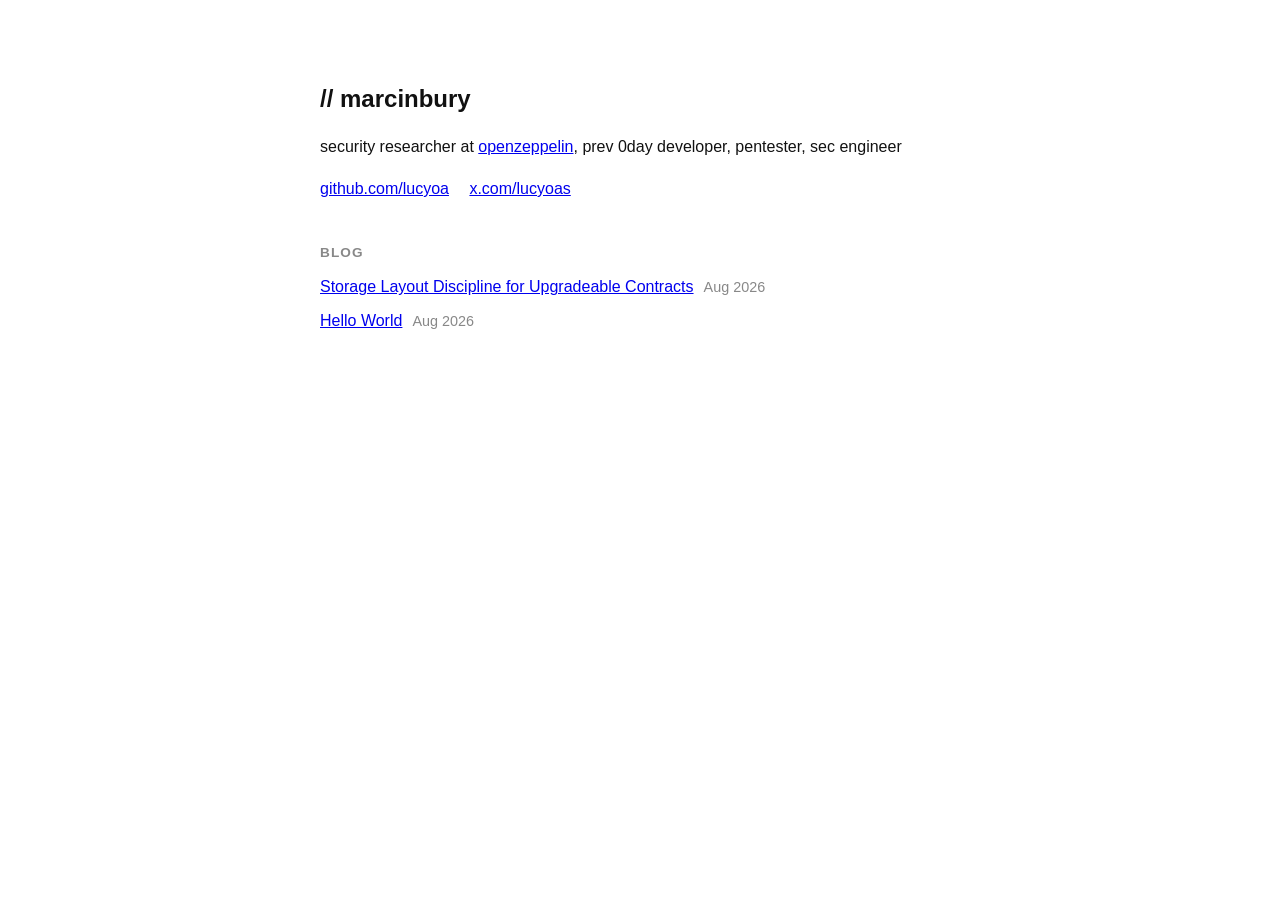
<file: index.html>
<!DOCTYPE html>
<html lang="en">
<head>
<meta charset="UTF-8">
<meta name="viewport" content="width=device-width, initial-scale=1">
<title>marcinbury</title>
<style>
  :root { color-scheme: light dark; }
  body {
    max-width: 640px;
    margin: 80px auto;
    padding: 0 20px;
    font-family: -apple-system, BlinkMacSystemFont, "Segoe UI", Helvetica, Arial, sans-serif;
    line-height: 1.6;
    color: #111;
  }
  @media (prefers-color-scheme: dark) {
    body { color: #eee; background: #111; }
  }
  h1 { font-size: 1.5rem; margin: 0 0 0.4em; }
  h2 {
    font-size: 0.85rem;
    text-transform: uppercase;
    letter-spacing: 0.08em;
    color: #888;
    margin-top: 3em;
    margin-bottom: 0.75em;
  }
  .links a { margin-right: 16px; }
  .links a:last-child { margin-right: 0; }
  ul { list-style: none; padding: 0; margin: 0; }
  li { margin-bottom: 0.5em; }
  .date { color: #888; font-size: 0.9em; margin-left: 10px; }
</style>
</head>
<body>
  <h1>// marcinbury</h1>
  <p>security researcher at <a href="https://www.openzeppelin.com">openzeppelin</a>, prev 0day developer, pentester, sec engineer</p>
  <p class="links">
    <a href="https://github.com/lucyoa">github.com/lucyoa</a>
    <a href="https://x.com/lucyoas">x.com/lucyoas</a>
  </p>

  <h2>Blog</h2>
  <ul>
    <li><a href="blog/storage-layout-discipline-for-upgradeable-contracts.html">Storage Layout Discipline for Upgradeable Contracts</a><span class="date">Aug 2026</span></li>
    <li><a href="blog/hello-world.html">Hello World</a><span class="date">Aug 2026</span></li>
  </ul>

</body>
</html>
</file>
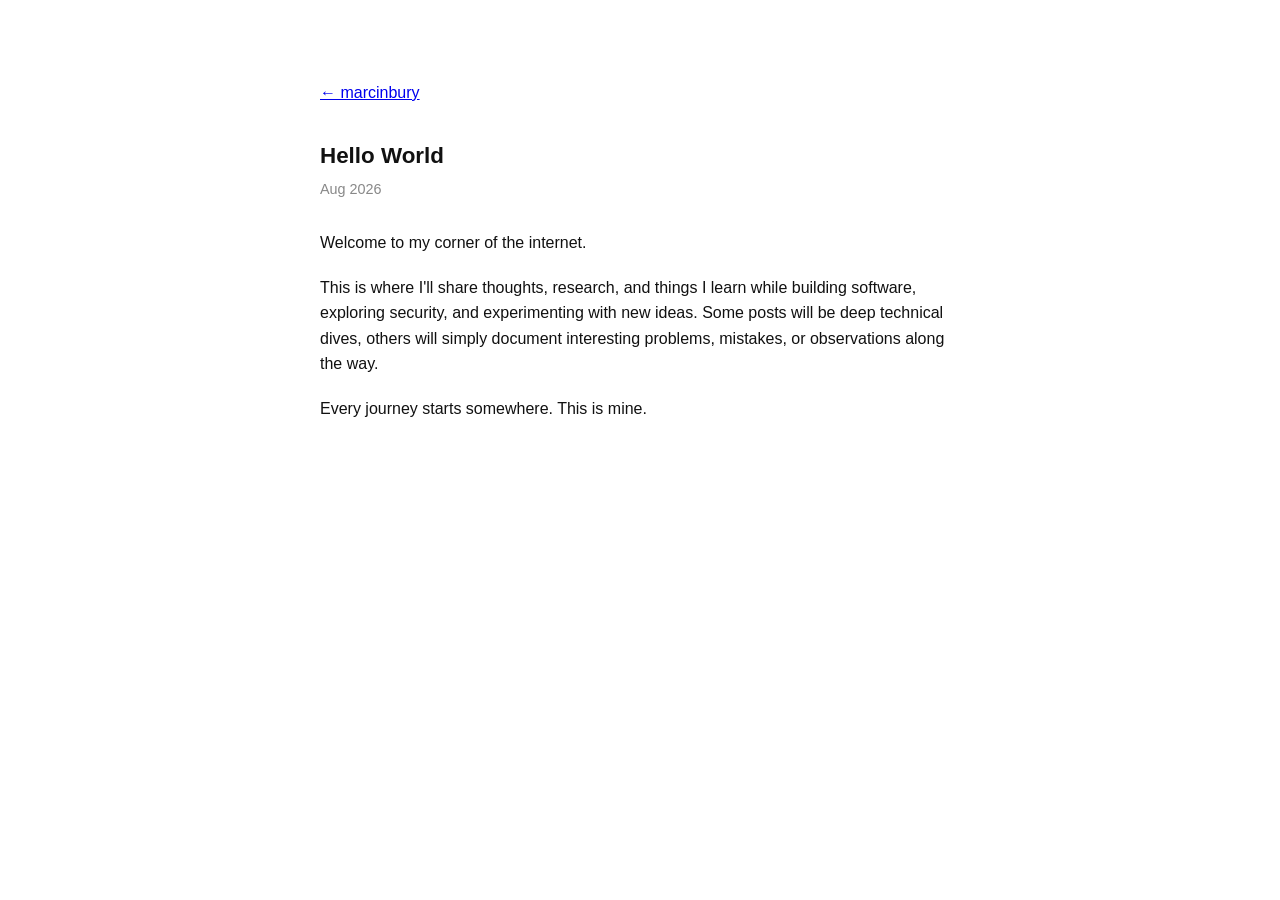
<file: blog/hello-world.html>
<!DOCTYPE html>
<html lang="en">
<head>
<meta charset="UTF-8">
<meta name="viewport" content="width=device-width, initial-scale=1">
<title>Hello, world — Joe Snow</title>
<style>
  :root { color-scheme: light dark; }
  body {
    max-width: 640px;
    margin: 80px auto;
    padding: 0 20px;
    font-family: -apple-system, BlinkMacSystemFont, "Segoe UI", Helvetica, Arial, sans-serif;
    line-height: 1.6;
    color: #111;
  }
  @media (prefers-color-scheme: dark) {
    body { color: #eee; background: #111; }
  }
  .back { display: inline-block; margin-bottom: 2em; }
  h1 { font-size: 1.4rem; margin: 0 0 0.2em; }
  .date { color: #888; font-size: 0.9em; margin-bottom: 2em; display: block; }
  p { margin: 0 0 1.2em; }
</style>
</head>
<body>

  <a class="back" href="../index.html">&larr; marcinbury</a>

  <h1>Hello World</h1>
  <span class="date">Aug 2026</span>

  <p>Welcome to my corner of the internet.</p>

  <p>This is where I'll share thoughts, research, and things I learn while building software, exploring security, and experimenting with new ideas. Some posts will be deep technical dives, others will simply document interesting problems, mistakes, or observations along the way.</p>

  <p>Every journey starts somewhere. This is mine.</p>
</body>
</html>
</file>
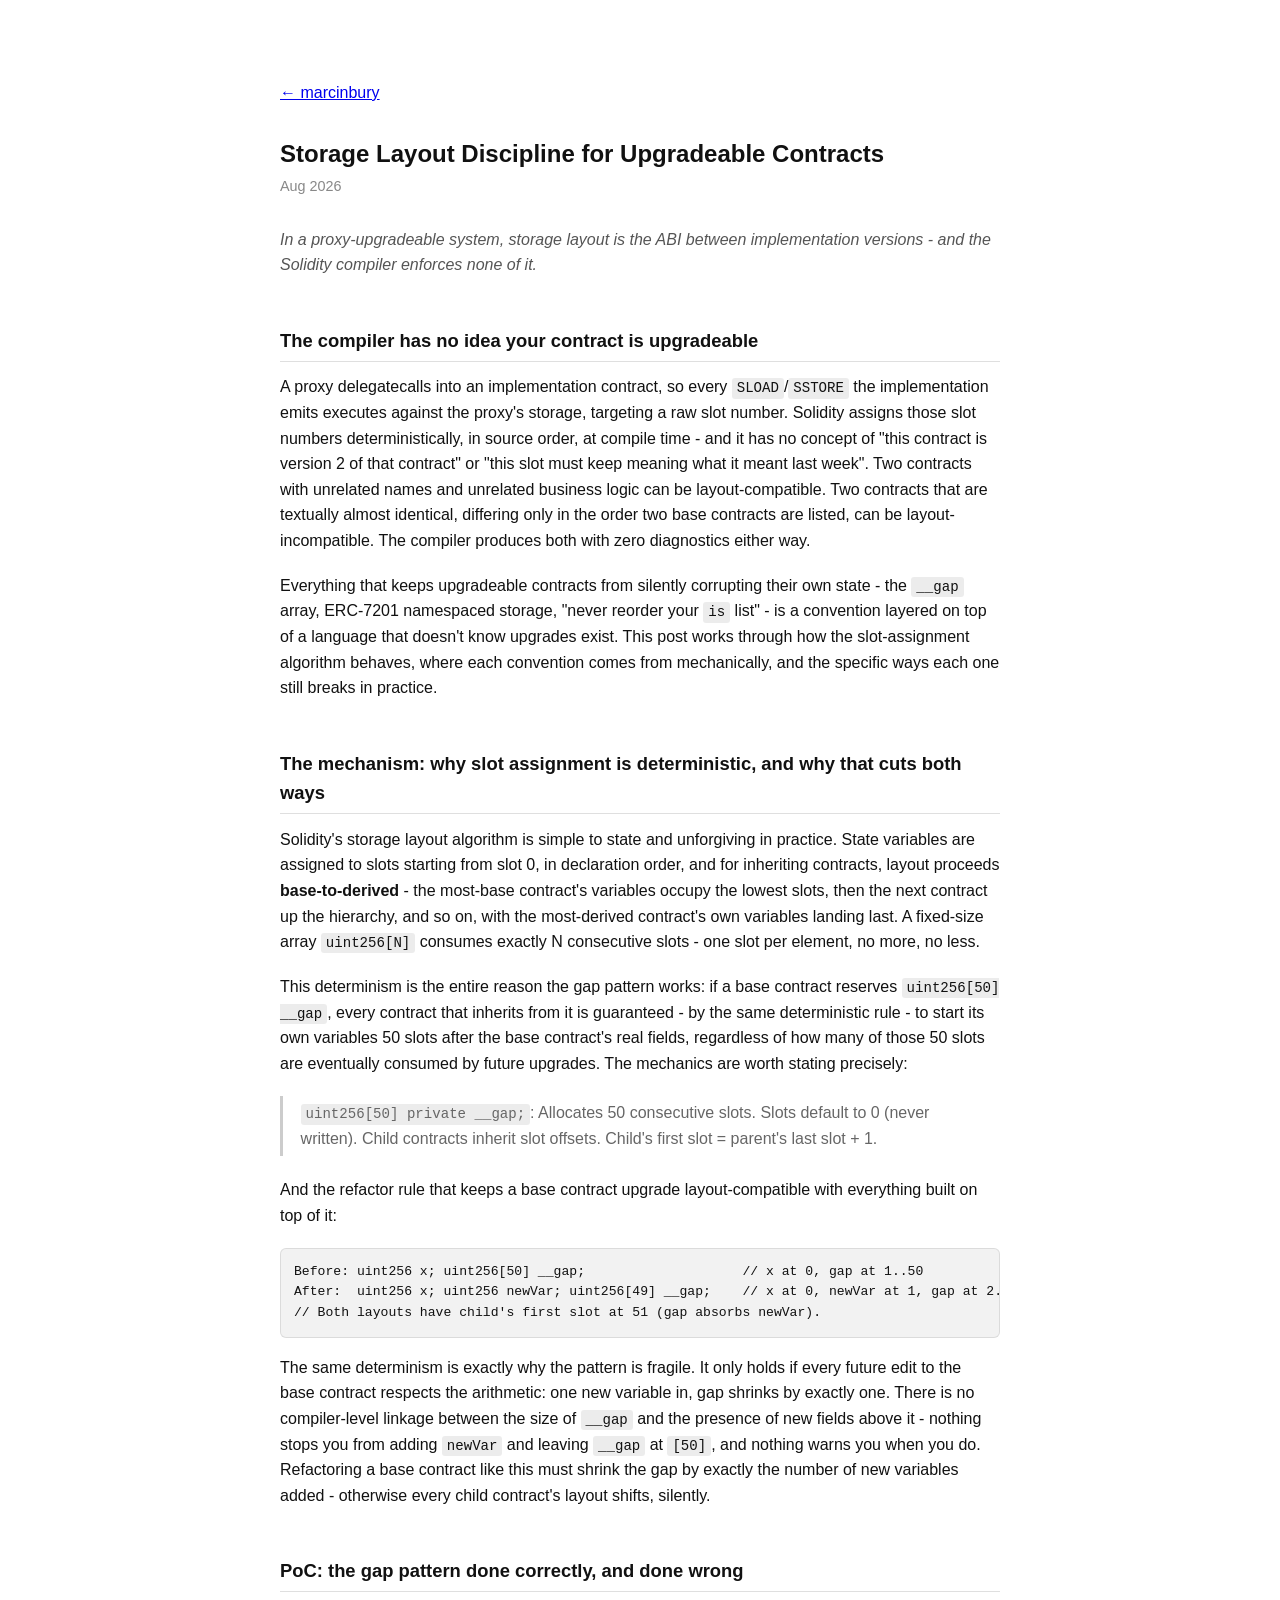
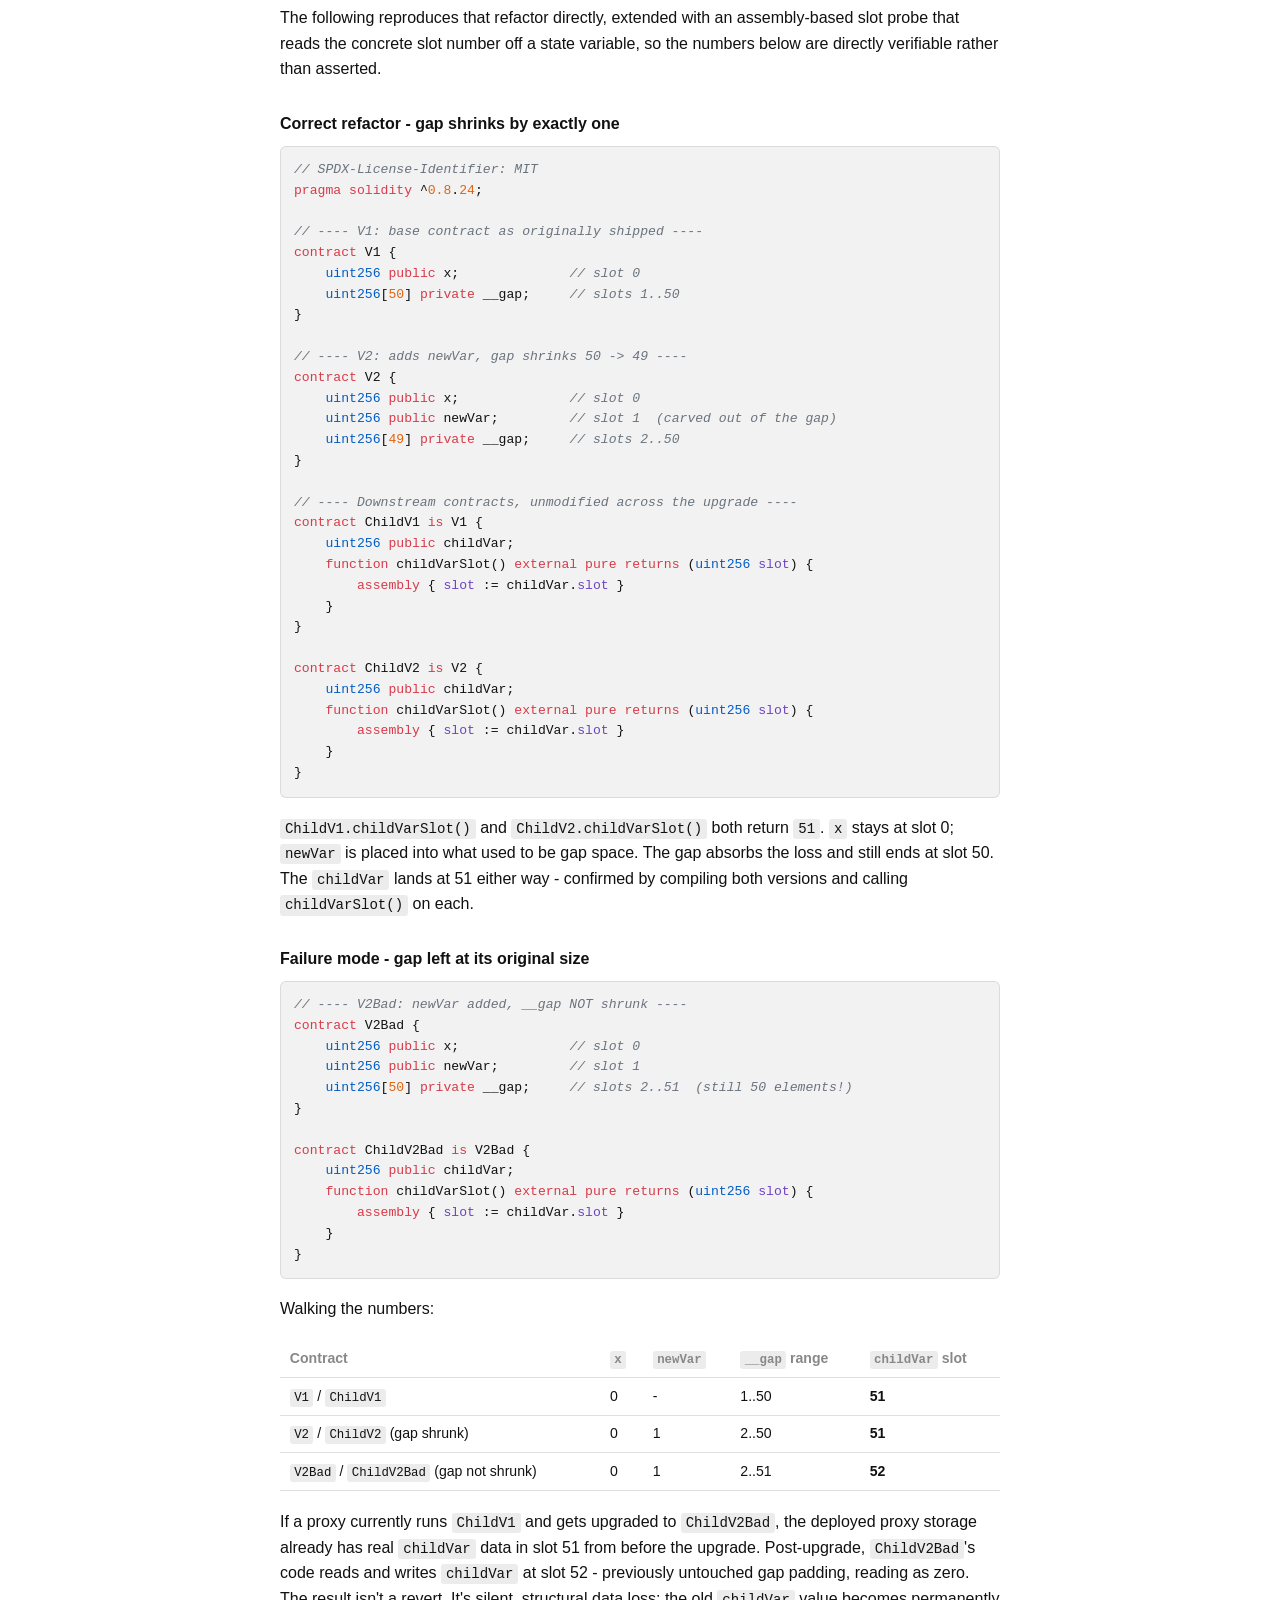
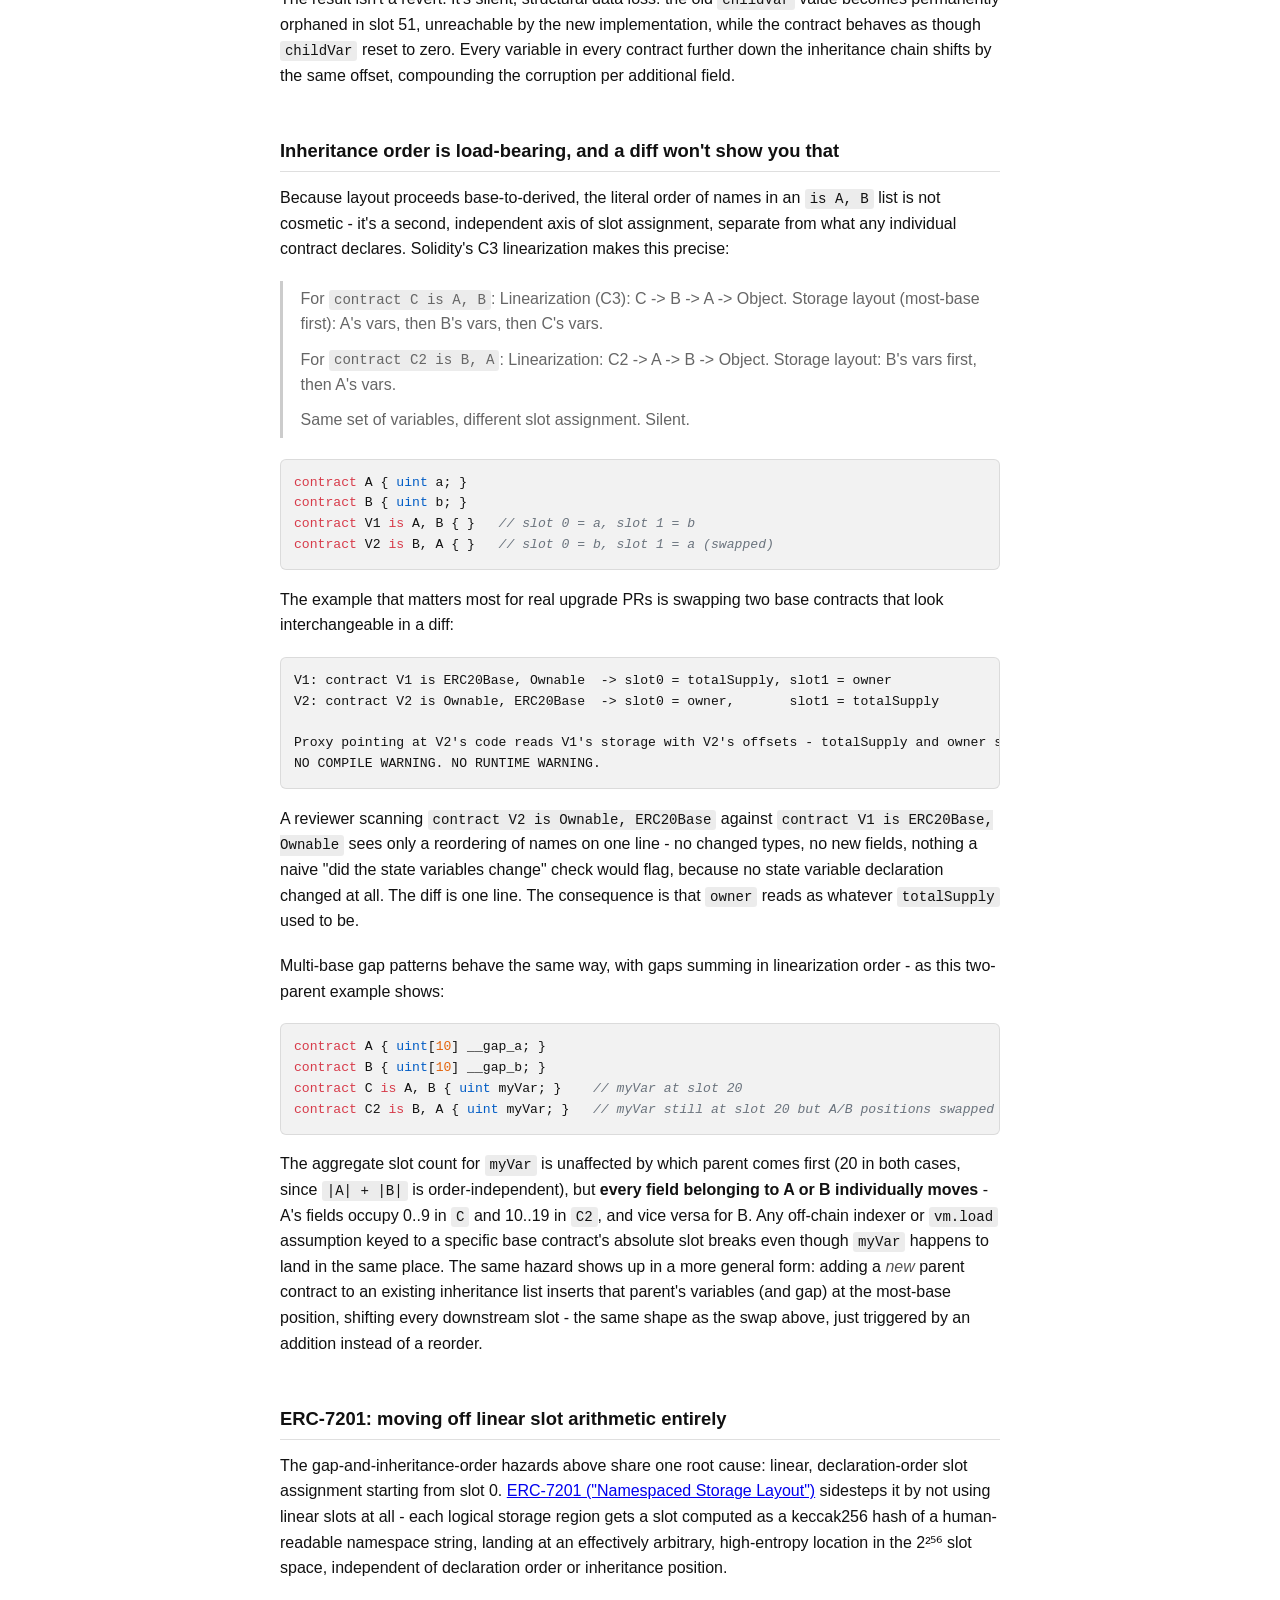
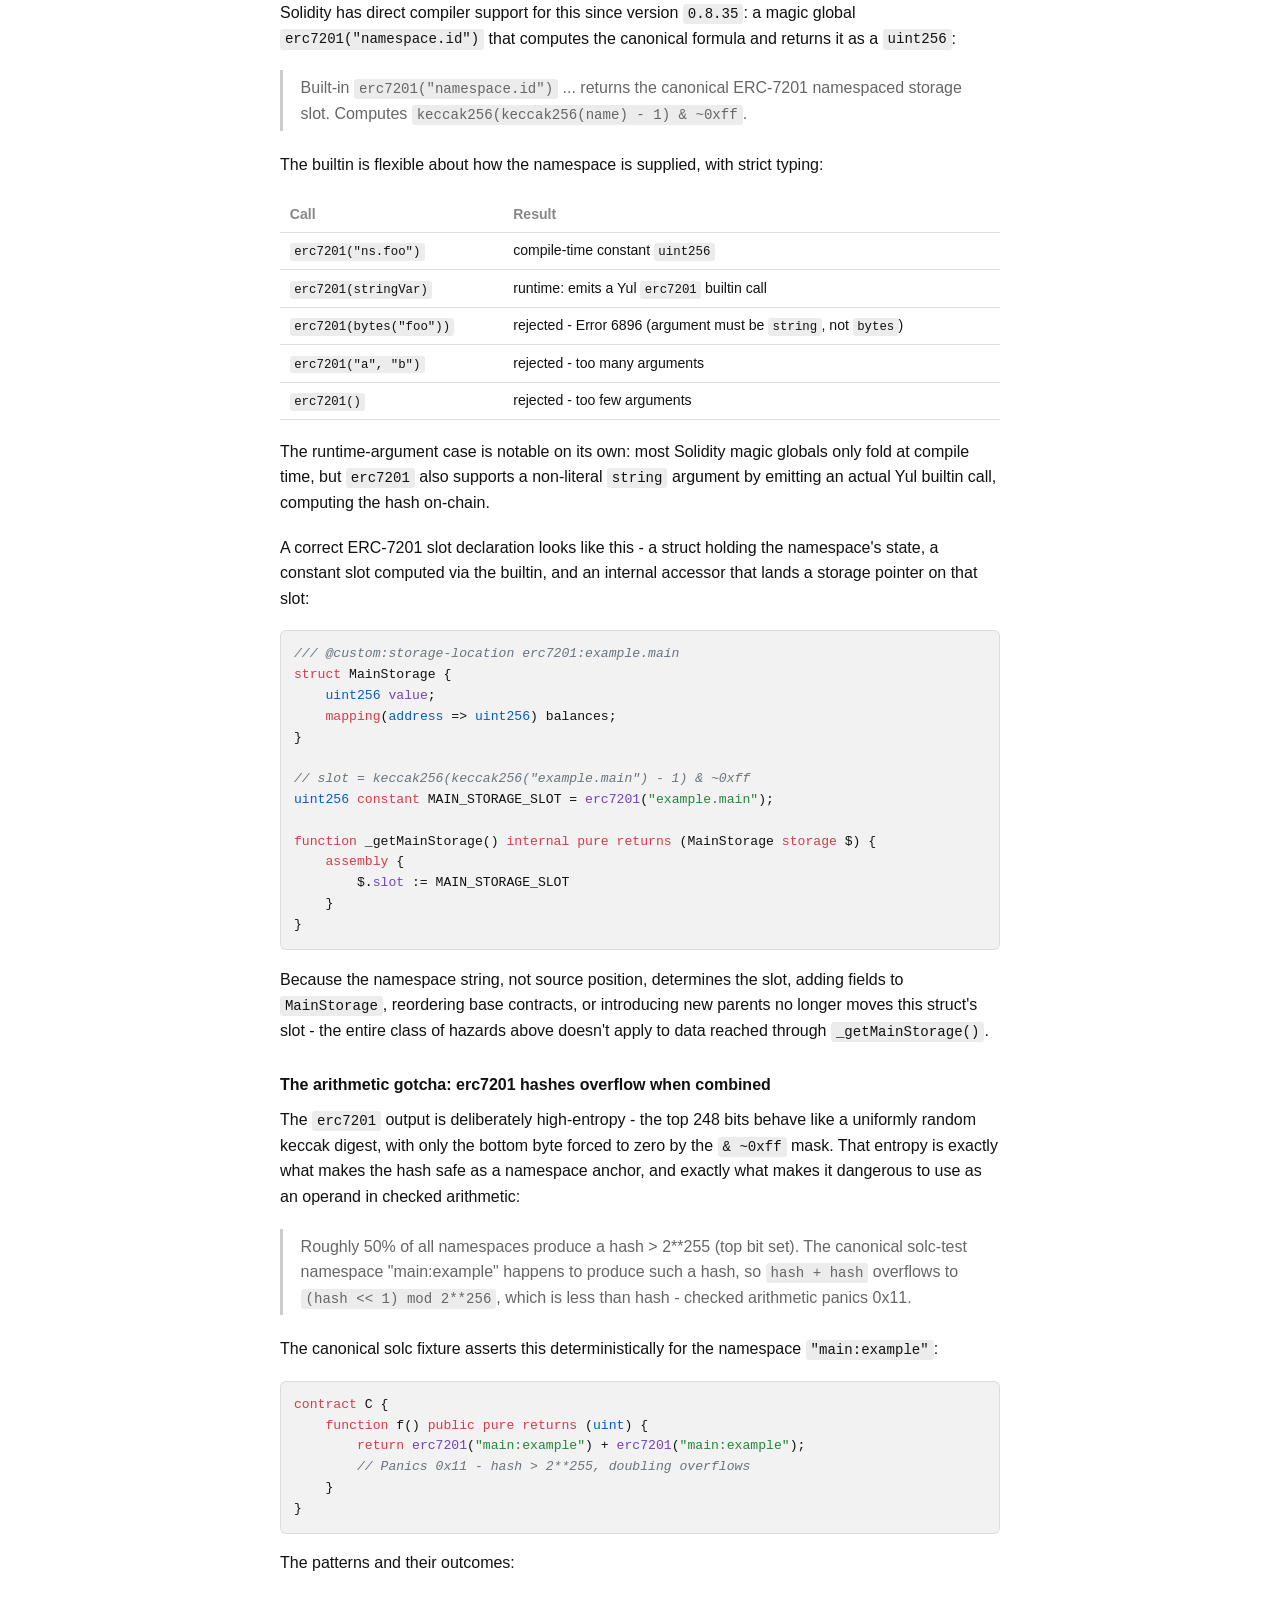
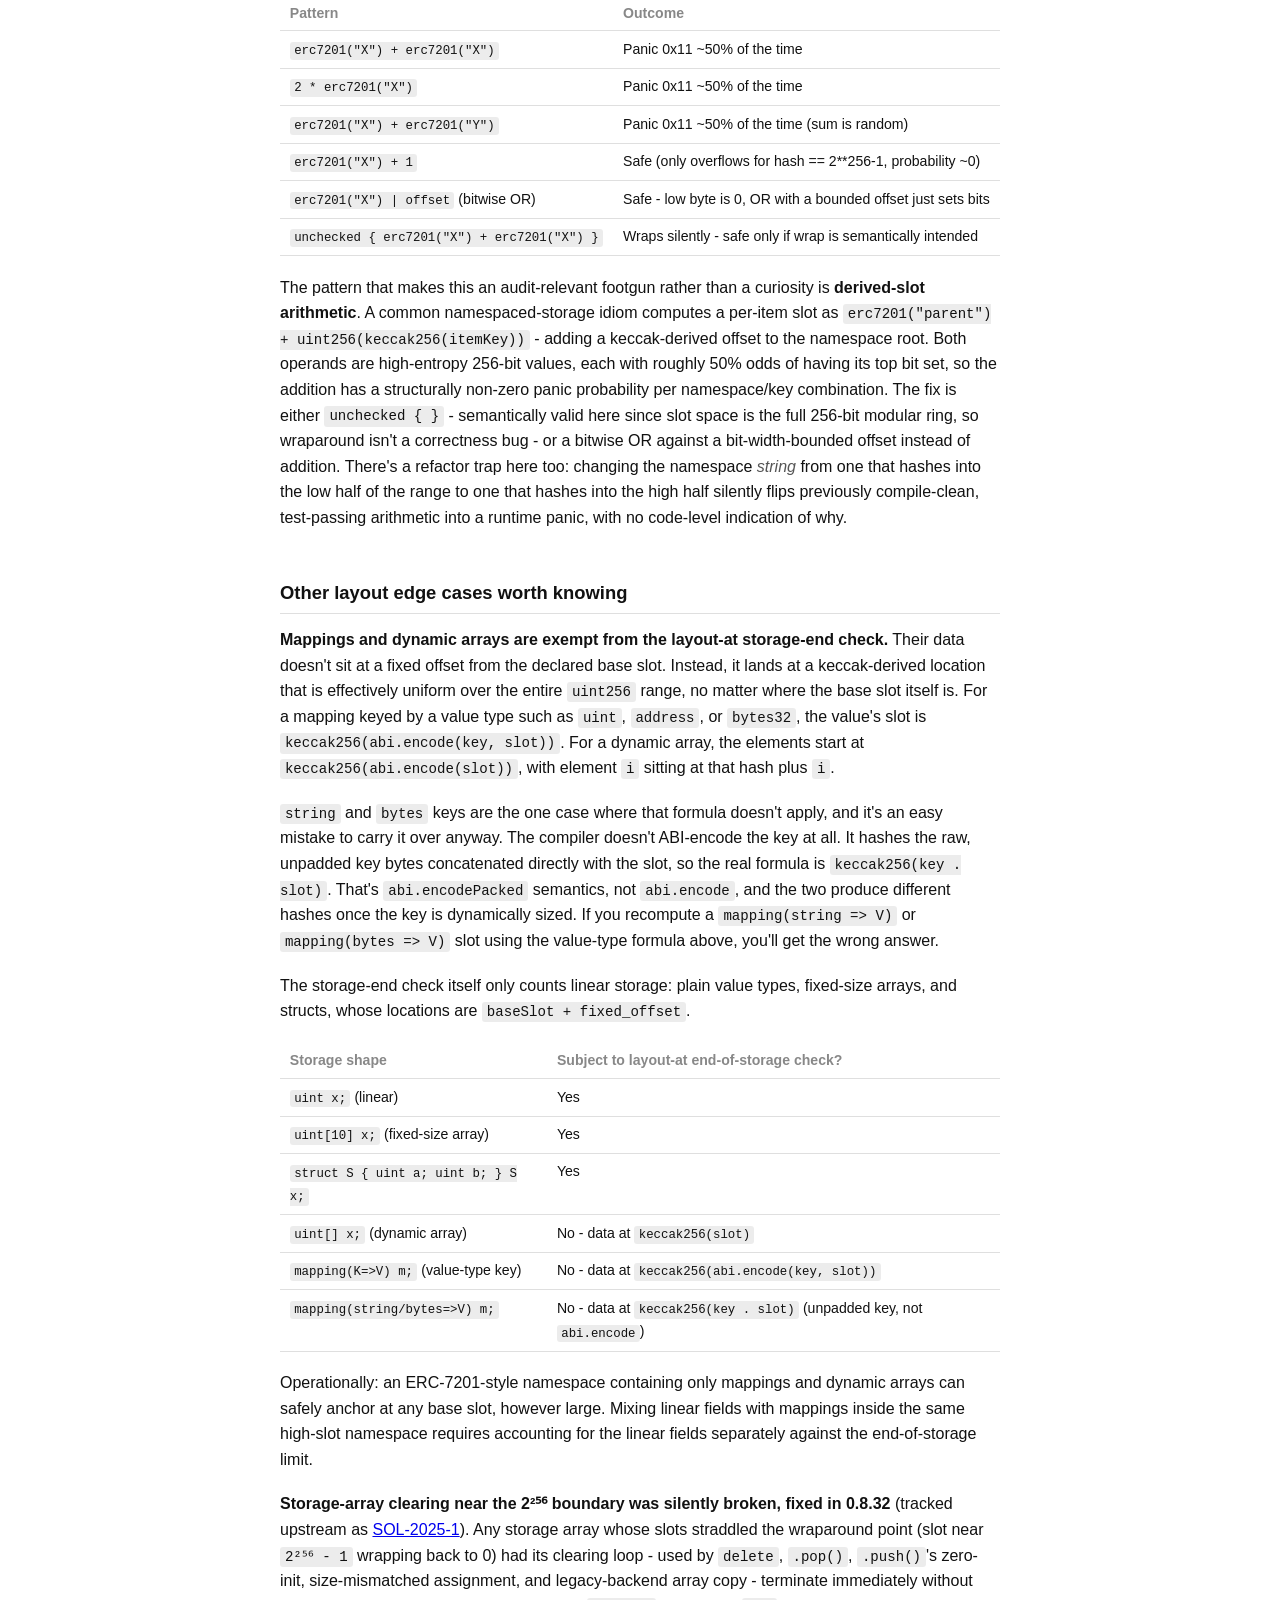
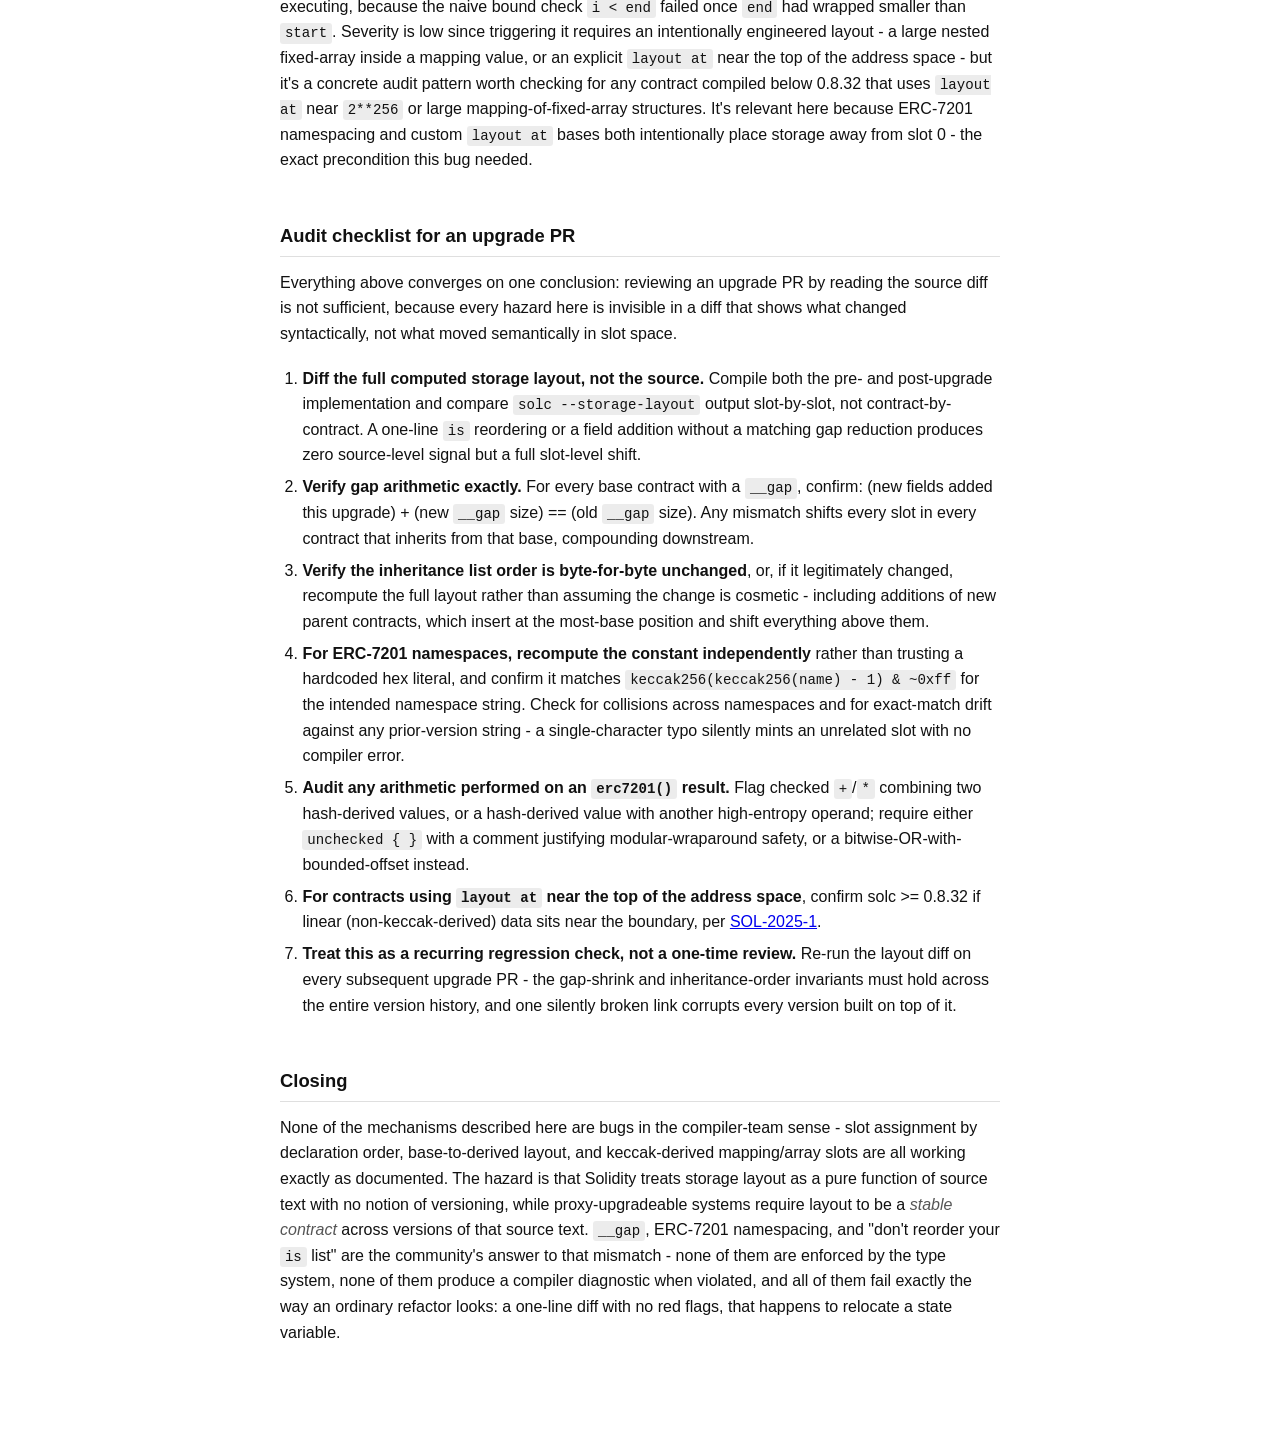
<file: blog/storage-layout-discipline-for-upgradeable-contracts.html>
<!DOCTYPE html>
<html lang="en">
<head>
<meta charset="UTF-8">
<meta name="viewport" content="width=device-width, initial-scale=1">
<title>Storage Layout Discipline for Upgradeable Contracts - marcinbury</title>
<link rel="stylesheet" href="assets/solidity-highlight.css">
<style>
  :root { color-scheme: light dark; }
  body {
    max-width: 720px;
    margin: 80px auto;
    padding: 0 20px;
    font-family: -apple-system, BlinkMacSystemFont, "Segoe UI", Helvetica, Arial, sans-serif;
    line-height: 1.6;
    color: #111;
  }
  @media (prefers-color-scheme: dark) {
    body { color: #eee; background: #111; }
  }
  .back { display: inline-block; margin-bottom: 2em; }
  h1 { font-size: 1.5rem; margin: 0 0 0.2em; line-height: 1.35; }
  .date { color: #888; font-size: 0.9em; margin-bottom: 2em; display: block; }
  p { margin: 0 0 1.2em; }
  em { color: #555; }
  @media (prefers-color-scheme: dark) { em { color: #aaa; } }
  h2 {
    font-size: 1.15rem;
    margin-top: 2.6em;
    margin-bottom: 0.7em;
    padding-bottom: 0.3em;
    border-bottom: 1px solid rgba(128,128,128,0.25);
  }
  h3 {
    font-size: 1rem;
    margin-top: 1.8em;
    margin-bottom: 0.6em;
  }
  code {
    font-family: ui-monospace, SFMono-Regular, Menlo, Consolas, monospace;
    font-size: 0.88em;
    background: rgba(128,128,128,0.15);
    padding: 0.15em 0.35em;
    border-radius: 3px;
  }
  pre {
    background: rgba(128,128,128,0.1);
    border: 1px solid rgba(128,128,128,0.2);
    border-radius: 6px;
    padding: 1em;
    overflow-x: auto;
    margin: 0 0 1.3em;
  }
  pre code {
    background: none;
    padding: 0;
    font-size: 0.82em;
    line-height: 1.5;
  }
  table {
    width: 100%;
    border-collapse: collapse;
    margin: 0 0 1.3em;
    font-size: 0.88em;
  }
  th, td {
    text-align: left;
    padding: 0.45em 0.7em;
    border-bottom: 1px solid rgba(128,128,128,0.25);
    vertical-align: top;
  }
  th { color: #888; font-weight: 600; }
  blockquote {
    margin: 0 0 1.3em;
    padding: 0.3em 1.1em;
    border-left: 3px solid rgba(128,128,128,0.4);
    color: #666;
  }
  @media (prefers-color-scheme: dark) { blockquote { color: #aaa; } }
  blockquote p { margin: 0 0 0.6em; }
  blockquote p:last-child { margin-bottom: 0; }
  ul, ol { margin: 0 0 1.3em; padding-left: 1.4em; }
  li { margin-bottom: 0.4em; }
  li > p { margin-bottom: 0.4em; }
  .div-wrap { overflow-x: auto; }
</style>
</head>
<body>

  <a class="back" href="../index.html">&larr; marcinbury</a>

  <h1>Storage Layout Discipline for Upgradeable Contracts</h1>
  <span class="date">Aug 2026</span>

  <p><em>In a proxy-upgradeable system, storage layout is the ABI between implementation versions - and the Solidity compiler enforces none of it.</em></p>

  <h2>The compiler has no idea your contract is upgradeable</h2>

  <p>A proxy delegatecalls into an implementation contract, so every <code>SLOAD</code>/<code>SSTORE</code> the implementation emits executes against the proxy's storage, targeting a raw slot number. Solidity assigns those slot numbers deterministically, in source order, at compile time - and it has no concept of "this contract is version 2 of that contract" or "this slot must keep meaning what it meant last week". Two contracts with unrelated names and unrelated business logic can be layout-compatible. Two contracts that are textually almost identical, differing only in the order two base contracts are listed, can be layout-incompatible. The compiler produces both with zero diagnostics either way.</p>

  <p>Everything that keeps upgradeable contracts from silently corrupting their own state - the <code>__gap</code> array, ERC-7201 namespaced storage, "never reorder your <code>is</code> list" - is a convention layered on top of a language that doesn't know upgrades exist. This post works through how the slot-assignment algorithm behaves, where each convention comes from mechanically, and the specific ways each one still breaks in practice.</p>

  <h2>The mechanism: why slot assignment is deterministic, and why that cuts both ways</h2>

  <p>Solidity's storage layout algorithm is simple to state and unforgiving in practice. State variables are assigned to slots starting from slot 0, in declaration order, and for inheriting contracts, layout proceeds <strong>base-to-derived</strong> - the most-base contract's variables occupy the lowest slots, then the next contract up the hierarchy, and so on, with the most-derived contract's own variables landing last. A fixed-size array <code>uint256[N]</code> consumes exactly N consecutive slots - one slot per element, no more, no less.</p>

  <p>This determinism is the entire reason the gap pattern works: if a base contract reserves <code>uint256[50] __gap</code>, every contract that inherits from it is guaranteed - by the same deterministic rule - to start its own variables 50 slots after the base contract's real fields, regardless of how many of those 50 slots are eventually consumed by future upgrades. The mechanics are worth stating precisely:</p>

  <blockquote>
    <p><code>uint256[50] private __gap;</code>: Allocates 50 consecutive slots. Slots default to 0 (never written). Child contracts inherit slot offsets. Child's first slot = parent's last slot + 1.</p>
  </blockquote>

  <p>And the refactor rule that keeps a base contract upgrade layout-compatible with everything built on top of it:</p>

  <pre><code>Before: uint256 x; uint256[50] __gap;                    // x at 0, gap at 1..50
After:  uint256 x; uint256 newVar; uint256[49] __gap;    // x at 0, newVar at 1, gap at 2..50
// Both layouts have child's first slot at 51 (gap absorbs newVar).</code></pre>

  <p>The same determinism is exactly why the pattern is fragile. It only holds if every future edit to the base contract respects the arithmetic: one new variable in, gap shrinks by exactly one. There is no compiler-level linkage between the size of <code>__gap</code> and the presence of new fields above it - nothing stops you from adding <code>newVar</code> and leaving <code>__gap</code> at <code>[50]</code>, and nothing warns you when you do. Refactoring a base contract like this must shrink the gap by exactly the number of new variables added - otherwise every child contract's layout shifts, silently.</p>

  <h2>PoC: the gap pattern done correctly, and done wrong</h2>

  <p>The following reproduces that refactor directly, extended with an assembly-based slot probe that reads the concrete slot number off a state variable, so the numbers below are directly verifiable rather than asserted.</p>

  <h3>Correct refactor - gap shrinks by exactly one</h3>

  <pre><code class="language-solidity">// SPDX-License-Identifier: MIT
pragma solidity ^0.8.24;

// ---- V1: base contract as originally shipped ----
contract V1 {
    uint256 public x;              // slot 0
    uint256[50] private __gap;     // slots 1..50
}

// ---- V2: adds newVar, gap shrinks 50 -&gt; 49 ----
contract V2 {
    uint256 public x;              // slot 0
    uint256 public newVar;         // slot 1  (carved out of the gap)
    uint256[49] private __gap;     // slots 2..50
}

// ---- Downstream contracts, unmodified across the upgrade ----
contract ChildV1 is V1 {
    uint256 public childVar;
    function childVarSlot() external pure returns (uint256 slot) {
        assembly { slot := childVar.slot }
    }
}

contract ChildV2 is V2 {
    uint256 public childVar;
    function childVarSlot() external pure returns (uint256 slot) {
        assembly { slot := childVar.slot }
    }
}</code></pre>

  <p><code>ChildV1.childVarSlot()</code> and <code>ChildV2.childVarSlot()</code> both return <code>51</code>. <code>x</code> stays at slot 0; <code>newVar</code> is placed into what used to be gap space. The gap absorbs the loss and still ends at slot 50. The <code>childVar</code> lands at 51 either way - confirmed by compiling both versions and calling <code>childVarSlot()</code> on each.</p>

  <h3>Failure mode - gap left at its original size</h3>

  <pre><code class="language-solidity">// ---- V2Bad: newVar added, __gap NOT shrunk ----
contract V2Bad {
    uint256 public x;              // slot 0
    uint256 public newVar;         // slot 1
    uint256[50] private __gap;     // slots 2..51  (still 50 elements!)
}

contract ChildV2Bad is V2Bad {
    uint256 public childVar;
    function childVarSlot() external pure returns (uint256 slot) {
        assembly { slot := childVar.slot }
    }
}</code></pre>

  <p>Walking the numbers:</p>

  <div class="div-wrap">
  <table>
    <thead><tr><th>Contract</th><th><code>x</code></th><th><code>newVar</code></th><th><code>__gap</code> range</th><th><code>childVar</code> slot</th></tr></thead>
    <tbody>
      <tr><td><code>V1</code> / <code>ChildV1</code></td><td>0</td><td>-</td><td>1..50</td><td><strong>51</strong></td></tr>
      <tr><td><code>V2</code> / <code>ChildV2</code> (gap shrunk)</td><td>0</td><td>1</td><td>2..50</td><td><strong>51</strong></td></tr>
      <tr><td><code>V2Bad</code> / <code>ChildV2Bad</code> (gap not shrunk)</td><td>0</td><td>1</td><td>2..51</td><td><strong>52</strong></td></tr>
    </tbody>
  </table>
  </div>

  <p>If a proxy currently runs <code>ChildV1</code> and gets upgraded to <code>ChildV2Bad</code>, the deployed proxy storage already has real <code>childVar</code> data in slot 51 from before the upgrade. Post-upgrade, <code>ChildV2Bad</code>'s code reads and writes <code>childVar</code> at slot 52 - previously untouched gap padding, reading as zero. The result isn't a revert. It's silent, structural data loss: the old <code>childVar</code> value becomes permanently orphaned in slot 51, unreachable by the new implementation, while the contract behaves as though <code>childVar</code> reset to zero. Every variable in every contract further down the inheritance chain shifts by the same offset, compounding the corruption per additional field.</p>

  <h2>Inheritance order is load-bearing, and a diff won't show you that</h2>

  <p>Because layout proceeds base-to-derived, the literal order of names in an <code>is A, B</code> list is not cosmetic - it's a second, independent axis of slot assignment, separate from what any individual contract declares. Solidity's C3 linearization makes this precise:</p>

  <blockquote>
    <p>For <code>contract C is A, B</code>: Linearization (C3): C -&gt; B -&gt; A -&gt; Object. Storage layout (most-base first): A's vars, then B's vars, then C's vars.</p>
    <p>For <code>contract C2 is B, A</code>: Linearization: C2 -&gt; A -&gt; B -&gt; Object. Storage layout: B's vars first, then A's vars.</p>
    <p>Same set of variables, different slot assignment. Silent.</p>
  </blockquote>

  <pre><code class="language-solidity">contract A { uint a; }
contract B { uint b; }
contract V1 is A, B { }   // slot 0 = a, slot 1 = b
contract V2 is B, A { }   // slot 0 = b, slot 1 = a (swapped)</code></pre>

  <p>The example that matters most for real upgrade PRs is swapping two base contracts that look interchangeable in a diff:</p>

  <pre><code>V1: contract V1 is ERC20Base, Ownable  -&gt; slot0 = totalSupply, slot1 = owner
V2: contract V2 is Ownable, ERC20Base  -&gt; slot0 = owner,       slot1 = totalSupply

Proxy pointing at V2's code reads V1's storage with V2's offsets - totalSupply and owner swap.
NO COMPILE WARNING. NO RUNTIME WARNING.</code></pre>

  <p>A reviewer scanning <code>contract V2 is Ownable, ERC20Base</code> against <code>contract V1 is ERC20Base, Ownable</code> sees only a reordering of names on one line - no changed types, no new fields, nothing a naive "did the state variables change" check would flag, because no state variable declaration changed at all. The diff is one line. The consequence is that <code>owner</code> reads as whatever <code>totalSupply</code> used to be.</p>

  <p>Multi-base gap patterns behave the same way, with gaps summing in linearization order - as this two-parent example shows:</p>

  <pre><code class="language-solidity">contract A { uint[10] __gap_a; }
contract B { uint[10] __gap_b; }
contract C is A, B { uint myVar; }    // myVar at slot 20
contract C2 is B, A { uint myVar; }   // myVar still at slot 20 but A/B positions swapped</code></pre>

  <p>The aggregate slot count for <code>myVar</code> is unaffected by which parent comes first (20 in both cases, since <code>|A| + |B|</code> is order-independent), but <strong>every field belonging to A or B individually moves</strong> - A's fields occupy 0..9 in <code>C</code> and 10..19 in <code>C2</code>, and vice versa for B. Any off-chain indexer or <code>vm.load</code> assumption keyed to a specific base contract's absolute slot breaks even though <code>myVar</code> happens to land in the same place. The same hazard shows up in a more general form: adding a <em>new</em> parent contract to an existing inheritance list inserts that parent's variables (and gap) at the most-base position, shifting every downstream slot - the same shape as the swap above, just triggered by an addition instead of a reorder.</p>

  <h2>ERC-7201: moving off linear slot arithmetic entirely</h2>

  <p>The gap-and-inheritance-order hazards above share one root cause: linear, declaration-order slot assignment starting from slot 0. <a href="https://eips.ethereum.org/EIPS/eip-7201">ERC-7201 ("Namespaced Storage Layout")</a> sidesteps it by not using linear slots at all - each logical storage region gets a slot computed as a keccak256 hash of a human-readable namespace string, landing at an effectively arbitrary, high-entropy location in the 2²⁵⁶ slot space, independent of declaration order or inheritance position.</p>

  <p>Solidity has direct compiler support for this since version <code>0.8.35</code>: a magic global <code>erc7201("namespace.id")</code> that computes the canonical formula and returns it as a <code>uint256</code>:</p>

  <blockquote>
    <p>Built-in <code>erc7201("namespace.id")</code> ... returns the canonical ERC-7201 namespaced storage slot. Computes <code>keccak256(keccak256(name) - 1) &amp; ~0xff</code>.</p>
  </blockquote>

  <p>The builtin is flexible about how the namespace is supplied, with strict typing:</p>

  <div class="div-wrap">
  <table>
    <thead><tr><th>Call</th><th>Result</th></tr></thead>
    <tbody>
      <tr><td><code>erc7201("ns.foo")</code></td><td>compile-time constant <code>uint256</code></td></tr>
      <tr><td><code>erc7201(stringVar)</code></td><td>runtime: emits a Yul <code>erc7201</code> builtin call</td></tr>
      <tr><td><code>erc7201(bytes("foo"))</code></td><td>rejected - Error 6896 (argument must be <code>string</code>, not <code>bytes</code>)</td></tr>
      <tr><td><code>erc7201("a", "b")</code></td><td>rejected - too many arguments</td></tr>
      <tr><td><code>erc7201()</code></td><td>rejected - too few arguments</td></tr>
    </tbody>
  </table>
  </div>

  <p>The runtime-argument case is notable on its own: most Solidity magic globals only fold at compile time, but <code>erc7201</code> also supports a non-literal <code>string</code> argument by emitting an actual Yul builtin call, computing the hash on-chain.</p>

  <p>A correct ERC-7201 slot declaration looks like this - a struct holding the namespace's state, a constant slot computed via the builtin, and an internal accessor that lands a storage pointer on that slot:</p>

  <pre><code class="language-solidity">/// @custom:storage-location erc7201:example.main
struct MainStorage {
    uint256 value;
    mapping(address =&gt; uint256) balances;
}

// slot = keccak256(keccak256("example.main") - 1) &amp; ~0xff
uint256 constant MAIN_STORAGE_SLOT = erc7201("example.main");

function _getMainStorage() internal pure returns (MainStorage storage $) {
    assembly {
        $.slot := MAIN_STORAGE_SLOT
    }
}</code></pre>

  <p>Because the namespace string, not source position, determines the slot, adding fields to <code>MainStorage</code>, reordering base contracts, or introducing new parents no longer moves this struct's slot - the entire class of hazards above doesn't apply to data reached through <code>_getMainStorage()</code>.</p>

  <h3>The arithmetic gotcha: erc7201 hashes overflow when combined</h3>

  <p>The <code>erc7201</code> output is deliberately high-entropy - the top 248 bits behave like a uniformly random keccak digest, with only the bottom byte forced to zero by the <code>&amp; ~0xff</code> mask. That entropy is exactly what makes the hash safe as a namespace anchor, and exactly what makes it dangerous to use as an operand in checked arithmetic:</p>

  <blockquote>
    <p>Roughly 50% of all namespaces produce a hash &gt; 2**255 (top bit set). The canonical solc-test namespace "main:example" happens to produce such a hash, so <code>hash + hash</code> overflows to <code>(hash &lt;&lt; 1) mod 2**256</code>, which is less than hash - checked arithmetic panics 0x11.</p>
  </blockquote>

  <p>The canonical solc fixture asserts this deterministically for the namespace <code>"main:example"</code>:</p>

  <pre><code class="language-solidity">contract C {
    function f() public pure returns (uint) {
        return erc7201("main:example") + erc7201("main:example");
        // Panics 0x11 - hash &gt; 2**255, doubling overflows
    }
}</code></pre>

  <p>The patterns and their outcomes:</p>

  <div class="div-wrap">
  <table>
    <thead><tr><th>Pattern</th><th>Outcome</th></tr></thead>
    <tbody>
      <tr><td><code>erc7201("X") + erc7201("X")</code></td><td>Panic 0x11 ~50% of the time</td></tr>
      <tr><td><code>2 * erc7201("X")</code></td><td>Panic 0x11 ~50% of the time</td></tr>
      <tr><td><code>erc7201("X") + erc7201("Y")</code></td><td>Panic 0x11 ~50% of the time (sum is random)</td></tr>
      <tr><td><code>erc7201("X") + 1</code></td><td>Safe (only overflows for hash == 2**256-1, probability ~0)</td></tr>
      <tr><td><code>erc7201("X") | offset</code> (bitwise OR)</td><td>Safe - low byte is 0, OR with a bounded offset just sets bits</td></tr>
      <tr><td><code>unchecked { erc7201("X") + erc7201("X") }</code></td><td>Wraps silently - safe only if wrap is semantically intended</td></tr>
    </tbody>
  </table>
  </div>

  <p>The pattern that makes this an audit-relevant footgun rather than a curiosity is <strong>derived-slot arithmetic</strong>. A common namespaced-storage idiom computes a per-item slot as <code>erc7201("parent") + uint256(keccak256(itemKey))</code> - adding a keccak-derived offset to the namespace root. Both operands are high-entropy 256-bit values, each with roughly 50% odds of having its top bit set, so the addition has a structurally non-zero panic probability per namespace/key combination. The fix is either <code>unchecked { }</code> - semantically valid here since slot space is the full 256-bit modular ring, so wraparound isn't a correctness bug - or a bitwise OR against a bit-width-bounded offset instead of addition. There's a refactor trap here too: changing the namespace <em>string</em> from one that hashes into the low half of the range to one that hashes into the high half silently flips previously compile-clean, test-passing arithmetic into a runtime panic, with no code-level indication of why.</p>

  <h2>Other layout edge cases worth knowing</h2>

  <p><strong>Mappings and dynamic arrays are exempt from the layout-at storage-end check.</strong> Their data doesn't sit at a fixed offset from the declared base slot. Instead, it lands at a keccak-derived location that is effectively uniform over the entire <code>uint256</code> range, no matter where the base slot itself is. For a mapping keyed by a value type such as <code>uint</code>, <code>address</code>, or <code>bytes32</code>, the value's slot is <code>keccak256(abi.encode(key, slot))</code>. For a dynamic array, the elements start at <code>keccak256(abi.encode(slot))</code>, with element <code>i</code> sitting at that hash plus <code>i</code>.</p>

  <p><code>string</code> and <code>bytes</code> keys are the one case where that formula doesn't apply, and it's an easy mistake to carry it over anyway. The compiler doesn't ABI-encode the key at all. It hashes the raw, unpadded key bytes concatenated directly with the slot, so the real formula is <code>keccak256(key . slot)</code>. That's <code>abi.encodePacked</code> semantics, not <code>abi.encode</code>, and the two produce different hashes once the key is dynamically sized. If you recompute a <code>mapping(string =&gt; V)</code> or <code>mapping(bytes =&gt; V)</code> slot using the value-type formula above, you'll get the wrong answer.</p>

  <p>The storage-end check itself only counts linear storage: plain value types, fixed-size arrays, and structs, whose locations are <code>baseSlot + fixed_offset</code>.</p>

  <div class="div-wrap">
  <table>
    <thead><tr><th>Storage shape</th><th>Subject to layout-at end-of-storage check?</th></tr></thead>
    <tbody>
      <tr><td><code>uint x;</code> (linear)</td><td>Yes</td></tr>
      <tr><td><code>uint[10] x;</code> (fixed-size array)</td><td>Yes</td></tr>
      <tr><td><code>struct S { uint a; uint b; } S x;</code></td><td>Yes</td></tr>
      <tr><td><code>uint[] x;</code> (dynamic array)</td><td>No - data at <code>keccak256(slot)</code></td></tr>
      <tr><td><code>mapping(K=&gt;V) m;</code> (value-type key)</td><td>No - data at <code>keccak256(abi.encode(key, slot))</code></td></tr>
      <tr><td><code>mapping(string/bytes=&gt;V) m;</code></td><td>No - data at <code>keccak256(key . slot)</code> (unpadded key, not <code>abi.encode</code>)</td></tr>
    </tbody>
  </table>
  </div>

  <p>Operationally: an ERC-7201-style namespace containing only mappings and dynamic arrays can safely anchor at any base slot, however large. Mixing linear fields with mappings inside the same high-slot namespace requires accounting for the linear fields separately against the end-of-storage limit.</p>

  <p><strong>Storage-array clearing near the 2²⁵⁶ boundary was silently broken, fixed in 0.8.32</strong> (tracked upstream as <a href="https://blog.soliditylang.org/2025/12/18/lost-storage-array-write-on-slot-overflow-bug/">SOL-2025-1</a>). Any storage array whose slots straddled the wraparound point (slot near <code>2²⁵⁶ - 1</code> wrapping back to 0) had its clearing loop - used by <code>delete</code>, <code>.pop()</code>, <code>.push()</code>'s zero-init, size-mismatched assignment, and legacy-backend array copy - terminate immediately without executing, because the naive bound check <code>i &lt; end</code> failed once <code>end</code> had wrapped smaller than <code>start</code>. Severity is low since triggering it requires an intentionally engineered layout - a large nested fixed-array inside a mapping value, or an explicit <code>layout at</code> near the top of the address space - but it's a concrete audit pattern worth checking for any contract compiled below 0.8.32 that uses <code>layout at</code> near <code>2**256</code> or large mapping-of-fixed-array structures. It's relevant here because ERC-7201 namespacing and custom <code>layout at</code> bases both intentionally place storage away from slot 0 - the exact precondition this bug needed.</p>

  <h2>Audit checklist for an upgrade PR</h2>

  <p>Everything above converges on one conclusion: reviewing an upgrade PR by reading the source diff is not sufficient, because every hazard here is invisible in a diff that shows what changed syntactically, not what moved semantically in slot space.</p>

  <ol>
    <li><strong>Diff the full computed storage layout, not the source.</strong> Compile both the pre- and post-upgrade implementation and compare <code>solc --storage-layout</code> output slot-by-slot, not contract-by-contract. A one-line <code>is</code> reordering or a field addition without a matching gap reduction produces zero source-level signal but a full slot-level shift.</li>
    <li><strong>Verify gap arithmetic exactly.</strong> For every base contract with a <code>__gap</code>, confirm: (new fields added this upgrade) + (new <code>__gap</code> size) == (old <code>__gap</code> size). Any mismatch shifts every slot in every contract that inherits from that base, compounding downstream.</li>
    <li><strong>Verify the inheritance list order is byte-for-byte unchanged</strong>, or, if it legitimately changed, recompute the full layout rather than assuming the change is cosmetic - including additions of new parent contracts, which insert at the most-base position and shift everything above them.</li>
    <li><strong>For ERC-7201 namespaces, recompute the constant independently</strong> rather than trusting a hardcoded hex literal, and confirm it matches <code>keccak256(keccak256(name) - 1) &amp; ~0xff</code> for the intended namespace string. Check for collisions across namespaces and for exact-match drift against any prior-version string - a single-character typo silently mints an unrelated slot with no compiler error.</li>
    <li><strong>Audit any arithmetic performed on an <code>erc7201()</code> result.</strong> Flag checked <code>+</code>/<code>*</code> combining two hash-derived values, or a hash-derived value with another high-entropy operand; require either <code>unchecked { }</code> with a comment justifying modular-wraparound safety, or a bitwise-OR-with-bounded-offset instead.</li>
    <li><strong>For contracts using <code>layout at</code> near the top of the address space</strong>, confirm solc &gt;= 0.8.32 if linear (non-keccak-derived) data sits near the boundary, per <a href="https://blog.soliditylang.org/2025/12/18/lost-storage-array-write-on-slot-overflow-bug/">SOL-2025-1</a>.</li>
    <li><strong>Treat this as a recurring regression check, not a one-time review.</strong> Re-run the layout diff on every subsequent upgrade PR - the gap-shrink and inheritance-order invariants must hold across the entire version history, and one silently broken link corrupts every version built on top of it.</li>
  </ol>

  <h2>Closing</h2>

  <p>None of the mechanisms described here are bugs in the compiler-team sense - slot assignment by declaration order, base-to-derived layout, and keccak-derived mapping/array slots are all working exactly as documented. The hazard is that Solidity treats storage layout as a pure function of source text with no notion of versioning, while proxy-upgradeable systems require layout to be a <em>stable contract</em> across versions of that source text. <code>__gap</code>, ERC-7201 namespacing, and "don't reorder your <code>is</code> list" are the community's answer to that mismatch - none of them are enforced by the type system, none of them produce a compiler diagnostic when violated, and all of them fail exactly the way an ordinary refactor looks: a one-line diff with no red flags, that happens to relocate a state variable.</p>

<script src="assets/solidity-highlight.js" defer></script>
</body>
</html>
</file>
<file: blog/assets/solidity-highlight.css>
/* Minimal Solidity syntax highlighting. No external dependencies. */
pre code.language-solidity .tok-comment { color: #6a737d; font-style: italic; }
pre code.language-solidity .tok-keyword { color: #d73a49; }
pre code.language-solidity .tok-type    { color: #005cc5; }
pre code.language-solidity .tok-string  { color: #22863a; }
pre code.language-solidity .tok-number  { color: #e36209; }
pre code.language-solidity .tok-builtin { color: #6f42c1; }

@media (prefers-color-scheme: dark) {
  pre code.language-solidity .tok-comment { color: #8b949e; }
  pre code.language-solidity .tok-keyword { color: #ff7b72; }
  pre code.language-solidity .tok-type    { color: #79c0ff; }
  pre code.language-solidity .tok-string  { color: #7ee787; }
  pre code.language-solidity .tok-number  { color: #ffa657; }
  pre code.language-solidity .tok-builtin { color: #d2a8ff; }
}
</file>
